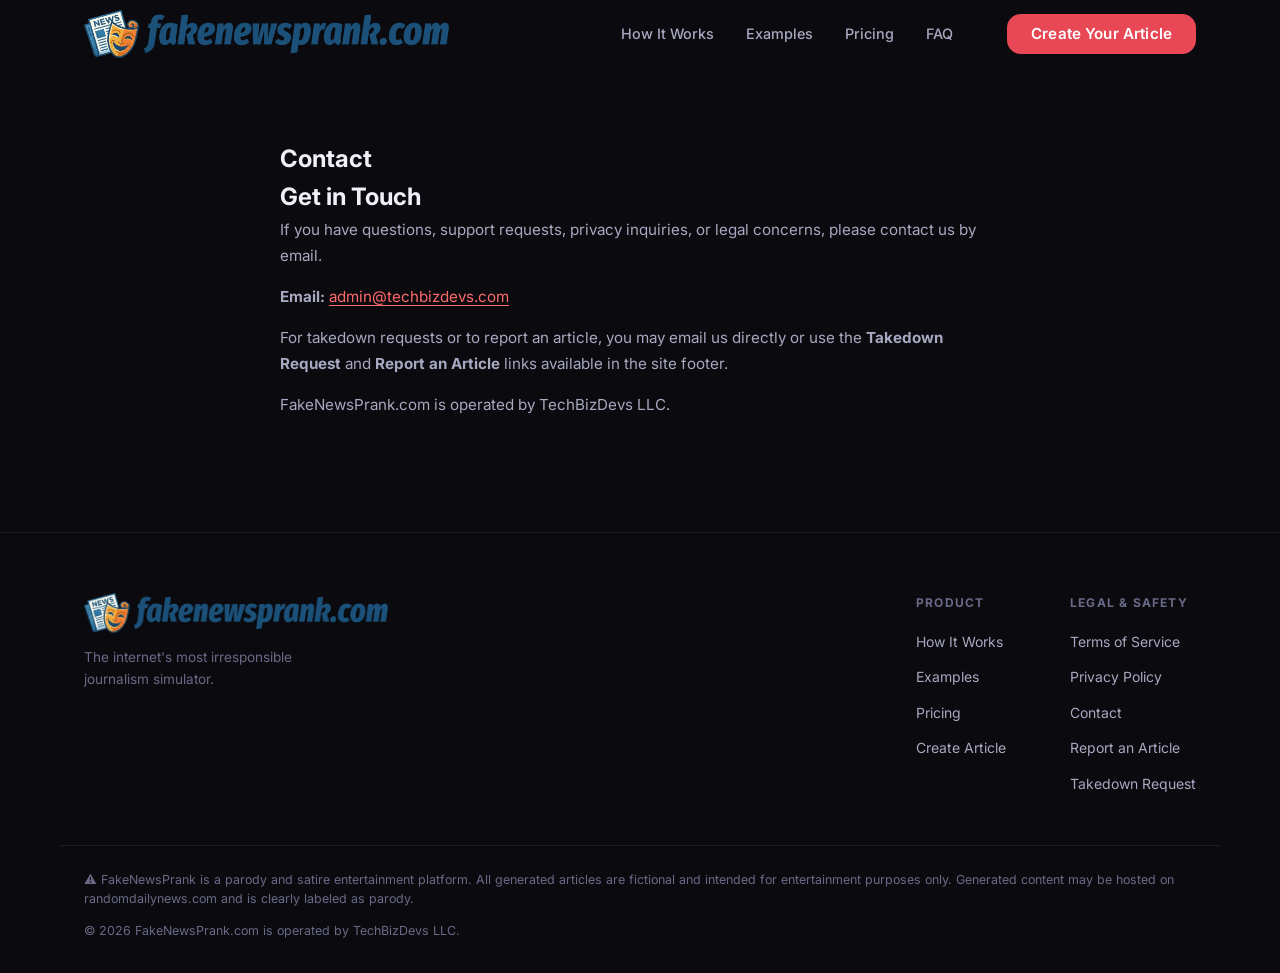
<file: contact.html>
<!DOCTYPE html>
<html lang="en">
<head>
  <meta charset="UTF-8" />
  <meta name="viewport" content="width=device-width, initial-scale=1.0" />
  <title>Contact — FakeNewsPrank</title>
  <meta name="description" content="Contact FakeNewsPrank. Get in touch for support, takedown requests, or general inquiries." />
  <link rel="icon" href="assets/logo.ico" type="image/x-icon" />
  <link rel="preconnect" href="https://fonts.googleapis.com" />
  <link rel="preconnect" href="https://fonts.gstatic.com" crossorigin />
  <link href="https://fonts.googleapis.com/css2?family=Inter:wght@400;500;600;700;800;900&family=Playfair+Display:wght@700;900&display=swap" rel="stylesheet" />
  <link rel="stylesheet" href="css/style.css" />
</head>
<body>

  <div id="site-header"></div>

  <main>
    <section class="section legal-page">
      <div class="container">
        <div class="legal-content">
          <h1>Contact</h1>
          <h2>Get in Touch</h2>

          <div class="legal-body">
            <p>If you have questions, support requests, privacy inquiries, or legal concerns, please contact us by email.</p>

            <p><strong>Email:</strong> <a href="mailto:admin@techbizdevs.com">admin@techbizdevs.com</a></p>

            <p>
              For takedown requests or to report an article, you may email us directly or use the
              <strong>Takedown Request</strong> and <strong>Report an Article</strong> links available in the site footer.
            </p>

            <p>
              FakeNewsPrank.com is operated by TechBizDevs LLC.
            </p>
          </div>
        </div>
      </div>
    </section>
  </main>

  <div id="site-footer"></div>

  <script src="js/components.js"></script>
  <script src="js/script.js"></script>
</body>
</html>
</file>
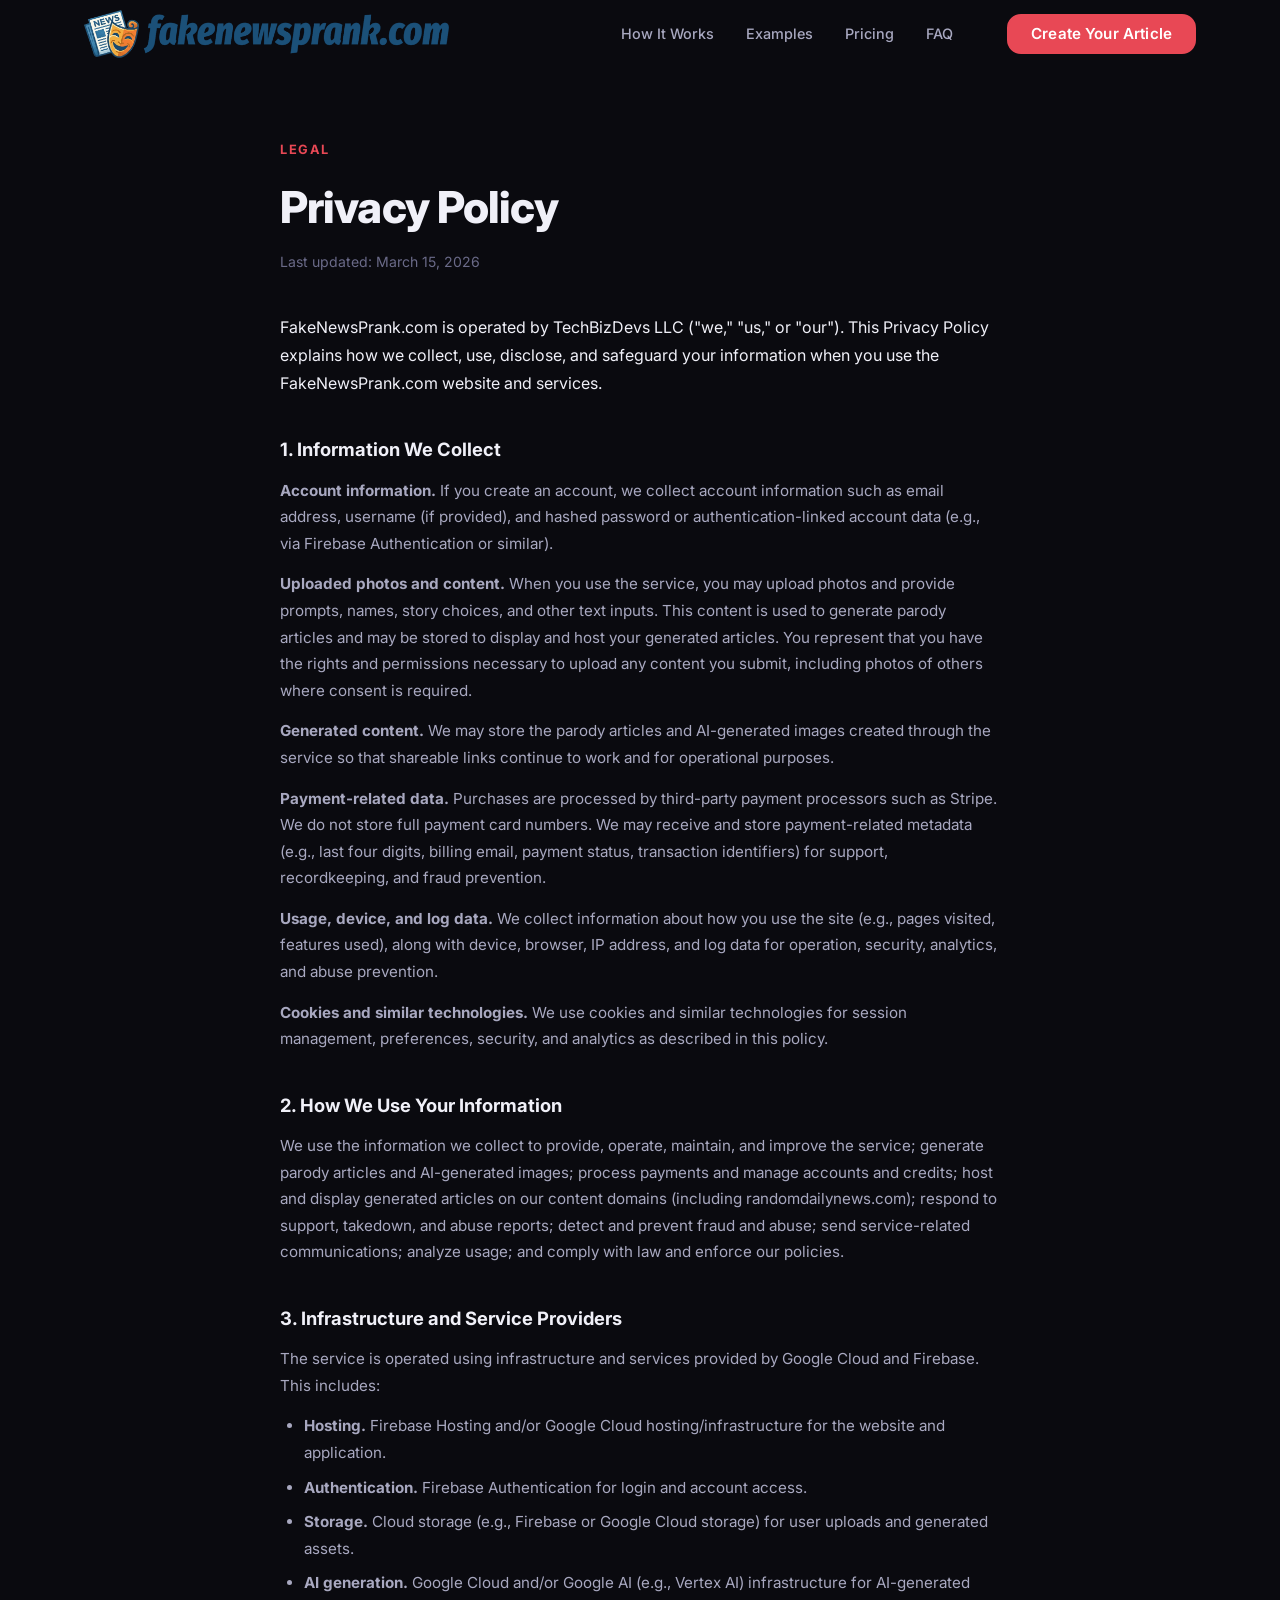
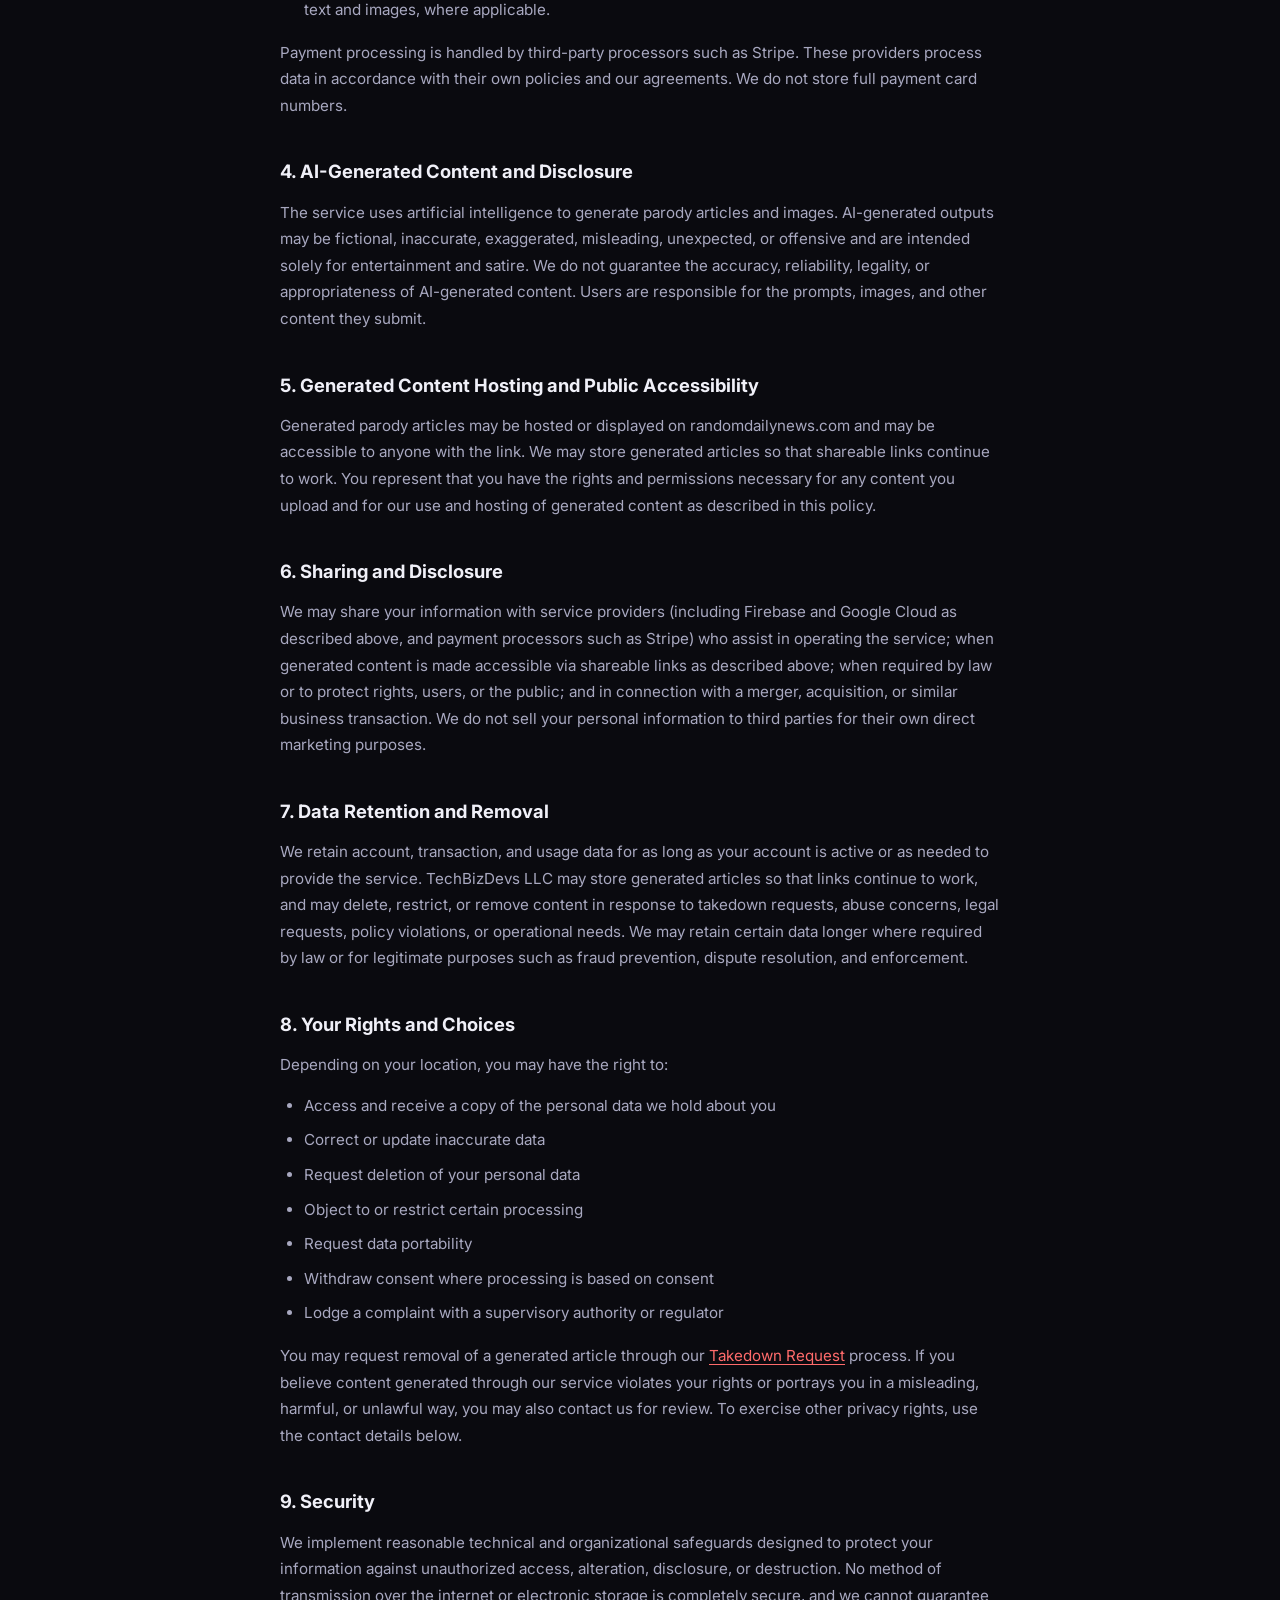
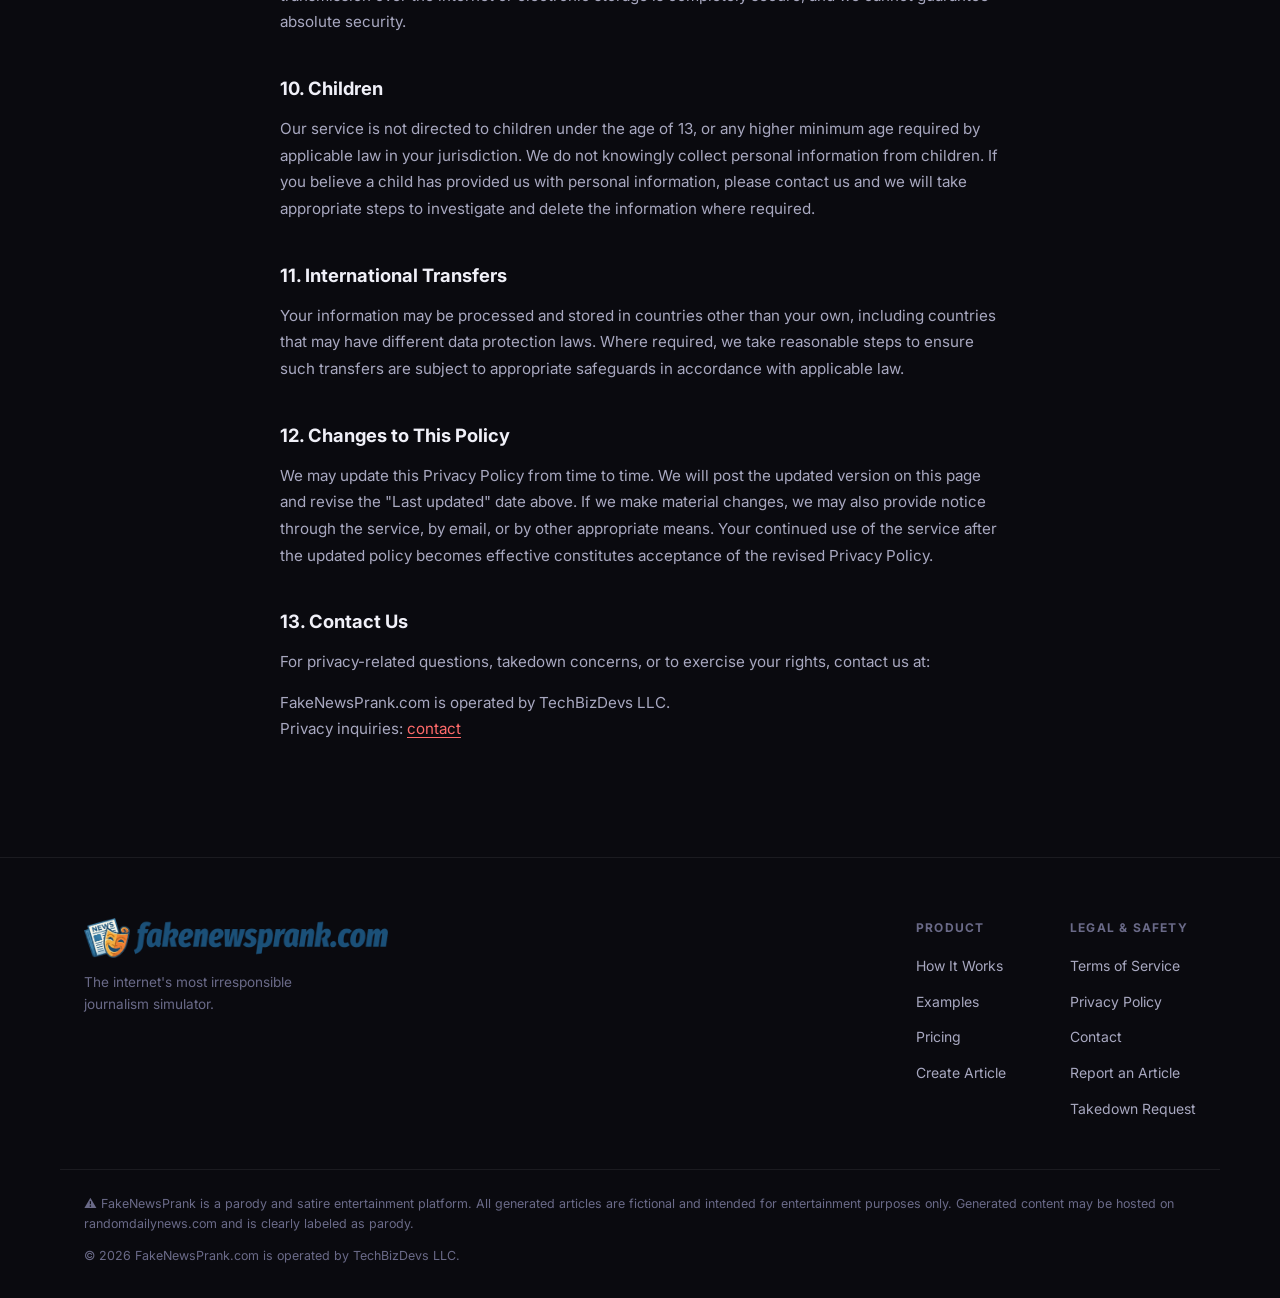
<file: privacy.html>
<!DOCTYPE html>
<html lang="en">
<head>
  <meta charset="UTF-8" />
  <meta name="viewport" content="width=device-width, initial-scale=1.0" />
  <title>Privacy Policy — FakeNewsPrank</title>
  <meta name="description" content="Privacy Policy for FakeNewsPrank. How we collect, use, and protect your information." />
  <link rel="icon" href="assets/logo.ico" type="image/x-icon" />
  <link rel="preconnect" href="https://fonts.googleapis.com" />
  <link rel="preconnect" href="https://fonts.gstatic.com" crossorigin />
  <link href="https://fonts.googleapis.com/css2?family=Inter:wght@400;500;600;700;800;900&family=Playfair+Display:wght@700;900&display=swap" rel="stylesheet" />
  <link rel="stylesheet" href="css/style.css" />
</head>
<body>

  <div id="site-header"></div>

  <main>
    <section class="section legal-page">
      <div class="container">
        <div class="legal-content">
          <p class="section-label">Legal</p>
          <h1 class="legal-title">Privacy Policy</h1>
          <p class="legal-updated">Last updated: March 15, 2026</p>

          <div class="legal-body">
            <p class="legal-intro">
              FakeNewsPrank.com is operated by TechBizDevs LLC ("we," "us," or "our"). This Privacy Policy explains how we collect, use, disclose, and safeguard your information when you use the FakeNewsPrank.com website and services.
            </p>

            <h2>1. Information We Collect</h2>
            <p><strong>Account information.</strong> If you create an account, we collect account information such as email address, username (if provided), and hashed password or authentication-linked account data (e.g., via Firebase Authentication or similar).</p>
            <p><strong>Uploaded photos and content.</strong> When you use the service, you may upload photos and provide prompts, names, story choices, and other text inputs. This content is used to generate parody articles and may be stored to display and host your generated articles. You represent that you have the rights and permissions necessary to upload any content you submit, including photos of others where consent is required.</p>
            <p><strong>Generated content.</strong> We may store the parody articles and AI-generated images created through the service so that shareable links continue to work and for operational purposes.</p>
            <p><strong>Payment-related data.</strong> Purchases are processed by third-party payment processors such as Stripe. We do not store full payment card numbers. We may receive and store payment-related metadata (e.g., last four digits, billing email, payment status, transaction identifiers) for support, recordkeeping, and fraud prevention.</p>
            <p><strong>Usage, device, and log data.</strong> We collect information about how you use the site (e.g., pages visited, features used), along with device, browser, IP address, and log data for operation, security, analytics, and abuse prevention.</p>
            <p><strong>Cookies and similar technologies.</strong> We use cookies and similar technologies for session management, preferences, security, and analytics as described in this policy.</p>

            <h2>2. How We Use Your Information</h2>
            <p>We use the information we collect to provide, operate, maintain, and improve the service; generate parody articles and AI-generated images; process payments and manage accounts and credits; host and display generated articles on our content domains (including randomdailynews.com); respond to support, takedown, and abuse reports; detect and prevent fraud and abuse; send service-related communications; analyze usage; and comply with law and enforce our policies.</p>

            <h2>3. Infrastructure and Service Providers</h2>
            <p>The service is operated using infrastructure and services provided by Google Cloud and Firebase. This includes:</p>
            <ul>
              <li><strong>Hosting.</strong> Firebase Hosting and/or Google Cloud hosting/infrastructure for the website and application.</li>
              <li><strong>Authentication.</strong> Firebase Authentication for login and account access.</li>
              <li><strong>Storage.</strong> Cloud storage (e.g., Firebase or Google Cloud storage) for user uploads and generated assets.</li>
              <li><strong>AI generation.</strong> Google Cloud and/or Google AI (e.g., Vertex AI) infrastructure for AI-generated text and images, where applicable.</li>
            </ul>
            <p>Payment processing is handled by third-party processors such as Stripe. These providers process data in accordance with their own policies and our agreements. We do not store full payment card numbers.</p>

            <h2>4. AI-Generated Content and Disclosure</h2>
            <p>The service uses artificial intelligence to generate parody articles and images. AI-generated outputs may be fictional, inaccurate, exaggerated, misleading, unexpected, or offensive and are intended solely for entertainment and satire. We do not guarantee the accuracy, reliability, legality, or appropriateness of AI-generated content. Users are responsible for the prompts, images, and other content they submit.</p>

            <h2>5. Generated Content Hosting and Public Accessibility</h2>
            <p>Generated parody articles may be hosted or displayed on randomdailynews.com and may be accessible to anyone with the link. We may store generated articles so that shareable links continue to work. You represent that you have the rights and permissions necessary for any content you upload and for our use and hosting of generated content as described in this policy.</p>

            <h2>6. Sharing and Disclosure</h2>
            <p>We may share your information with service providers (including Firebase and Google Cloud as described above, and payment processors such as Stripe) who assist in operating the service; when generated content is made accessible via shareable links as described above; when required by law or to protect rights, users, or the public; and in connection with a merger, acquisition, or similar business transaction. We do not sell your personal information to third parties for their own direct marketing purposes.</p>

            <h2>7. Data Retention and Removal</h2>
            <p>We retain account, transaction, and usage data for as long as your account is active or as needed to provide the service. TechBizDevs LLC may store generated articles so that links continue to work, and may delete, restrict, or remove content in response to takedown requests, abuse concerns, legal requests, policy violations, or operational needs. We may retain certain data longer where required by law or for legitimate purposes such as fraud prevention, dispute resolution, and enforcement.</p>

            <h2>8. Your Rights and Choices</h2>
            <p>Depending on your location, you may have the right to:</p>
            <ul>
              <li>Access and receive a copy of the personal data we hold about you</li>
              <li>Correct or update inaccurate data</li>
              <li>Request deletion of your personal data</li>
              <li>Object to or restrict certain processing</li>
              <li>Request data portability</li>
              <li>Withdraw consent where processing is based on consent</li>
              <li>Lodge a complaint with a supervisory authority or regulator</li>
            </ul>
            <p>You may request removal of a generated article through our <a href="contact.html">Takedown Request</a> process. If you believe content generated through our service violates your rights or portrays you in a misleading, harmful, or unlawful way, you may also contact us for review. To exercise other privacy rights, use the contact details below.</p>

            <h2>9. Security</h2>
            <p>We implement reasonable technical and organizational safeguards designed to protect your information against unauthorized access, alteration, disclosure, or destruction. No method of transmission over the internet or electronic storage is completely secure, and we cannot guarantee absolute security.</p>

            <h2>10. Children</h2>
            <p>Our service is not directed to children under the age of 13, or any higher minimum age required by applicable law in your jurisdiction. We do not knowingly collect personal information from children. If you believe a child has provided us with personal information, please contact us and we will take appropriate steps to investigate and delete the information where required.</p>

            <h2>11. International Transfers</h2>
            <p>Your information may be processed and stored in countries other than your own, including countries that may have different data protection laws. Where required, we take reasonable steps to ensure such transfers are subject to appropriate safeguards in accordance with applicable law.</p>

            <h2>12. Changes to This Policy</h2>
            <p>We may update this Privacy Policy from time to time. We will post the updated version on this page and revise the &quot;Last updated&quot; date above. If we make material changes, we may also provide notice through the service, by email, or by other appropriate means. Your continued use of the service after the updated policy becomes effective constitutes acceptance of the revised Privacy Policy.</p>

            <h2>13. Contact Us</h2>
            <p>For privacy-related questions, takedown concerns, or to exercise your rights, contact us at:</p>
            <p>
              FakeNewsPrank.com is operated by TechBizDevs LLC.<br />
              Privacy inquiries: <a href="contact.html">contact</a>
            </p>
          </div>
        </div>
      </div>
    </section>
  </main>

  <div id="site-footer"></div>

  <script src="js/components.js"></script>
  <script src="js/script.js"></script>
</body>
</html>
</file>
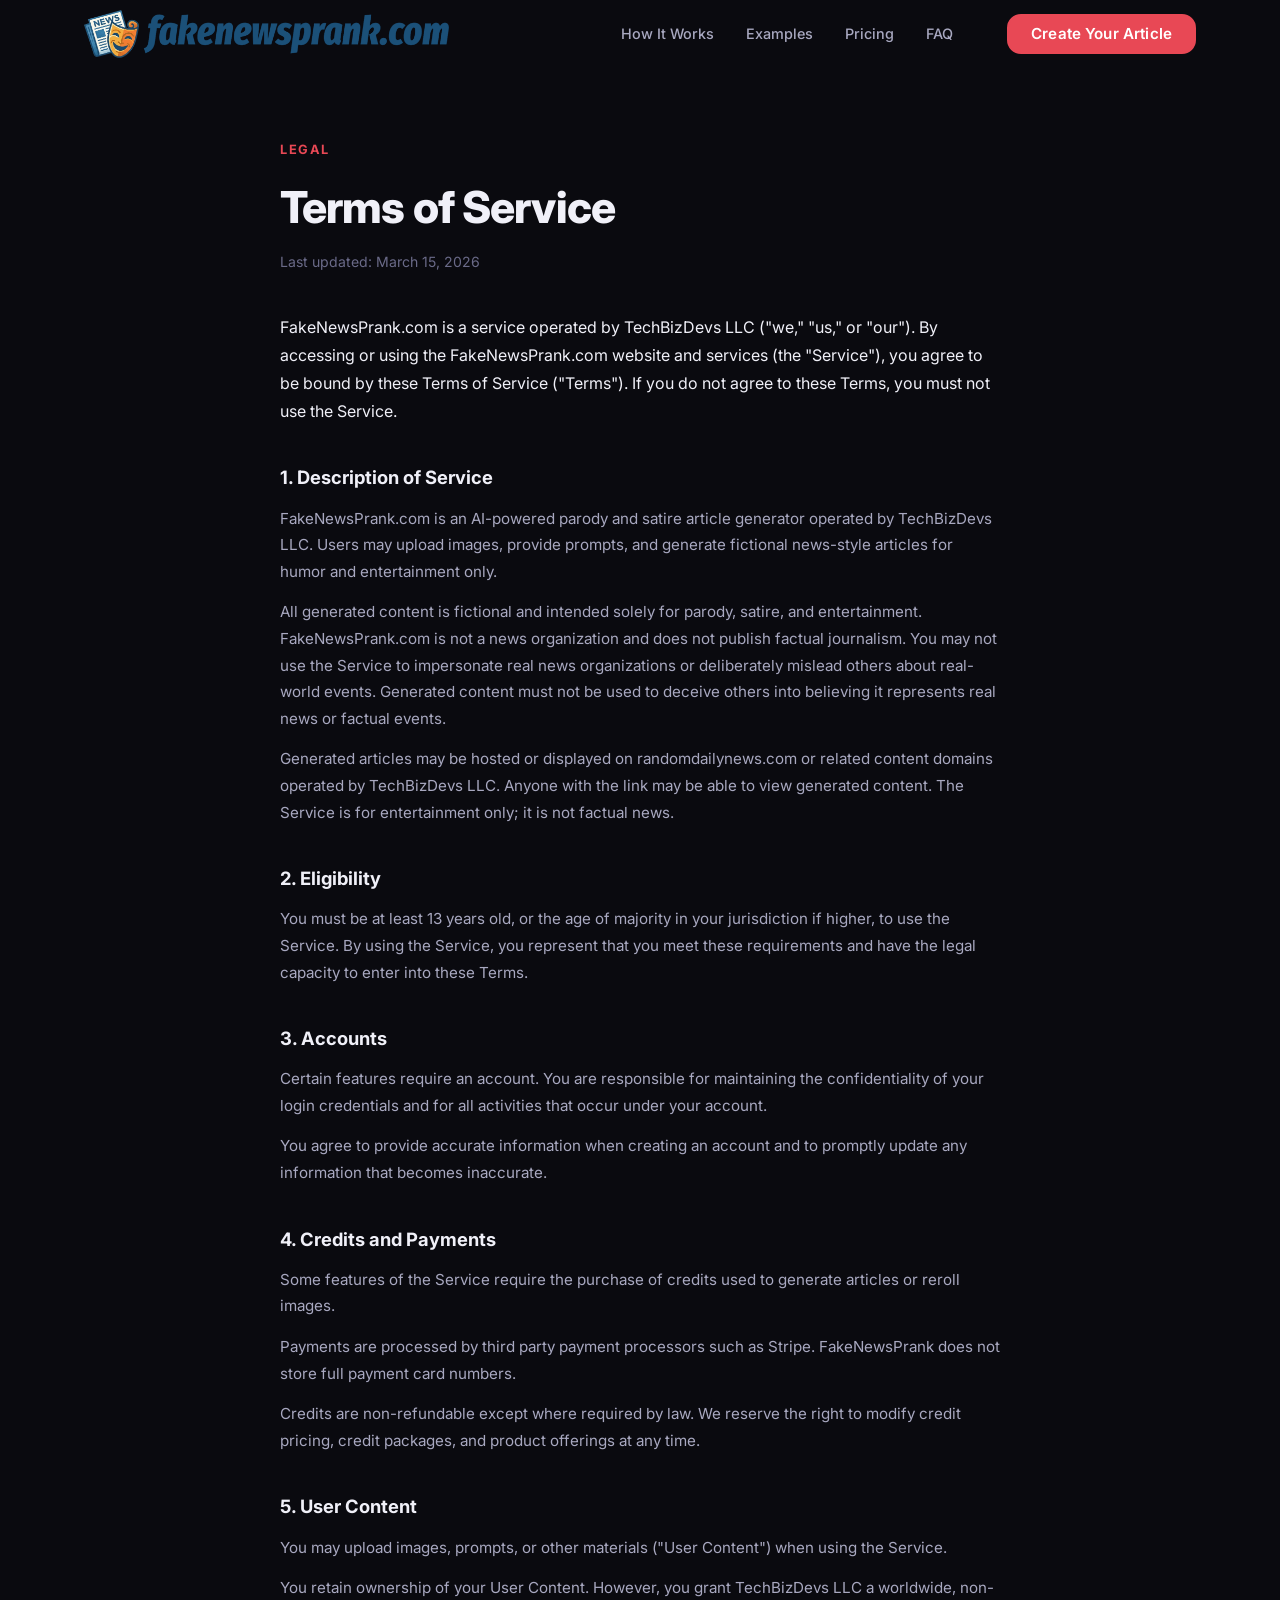
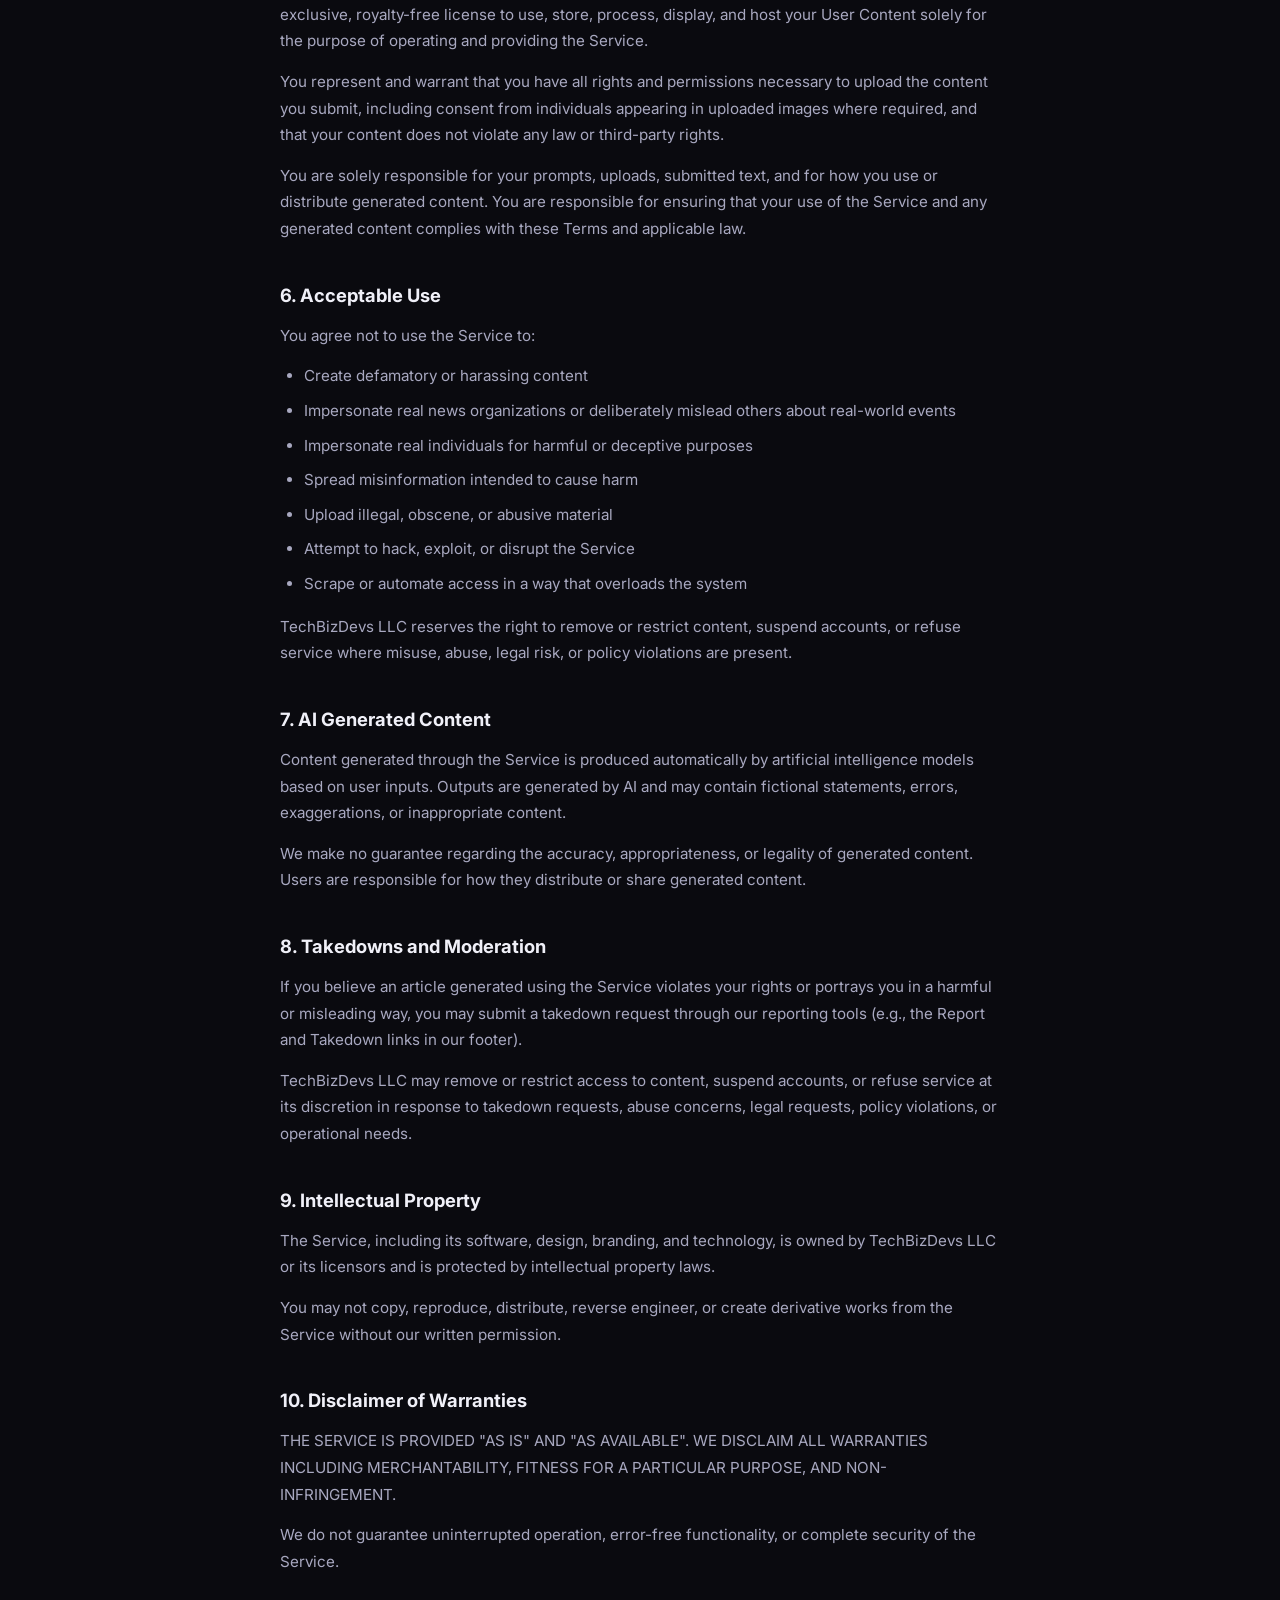
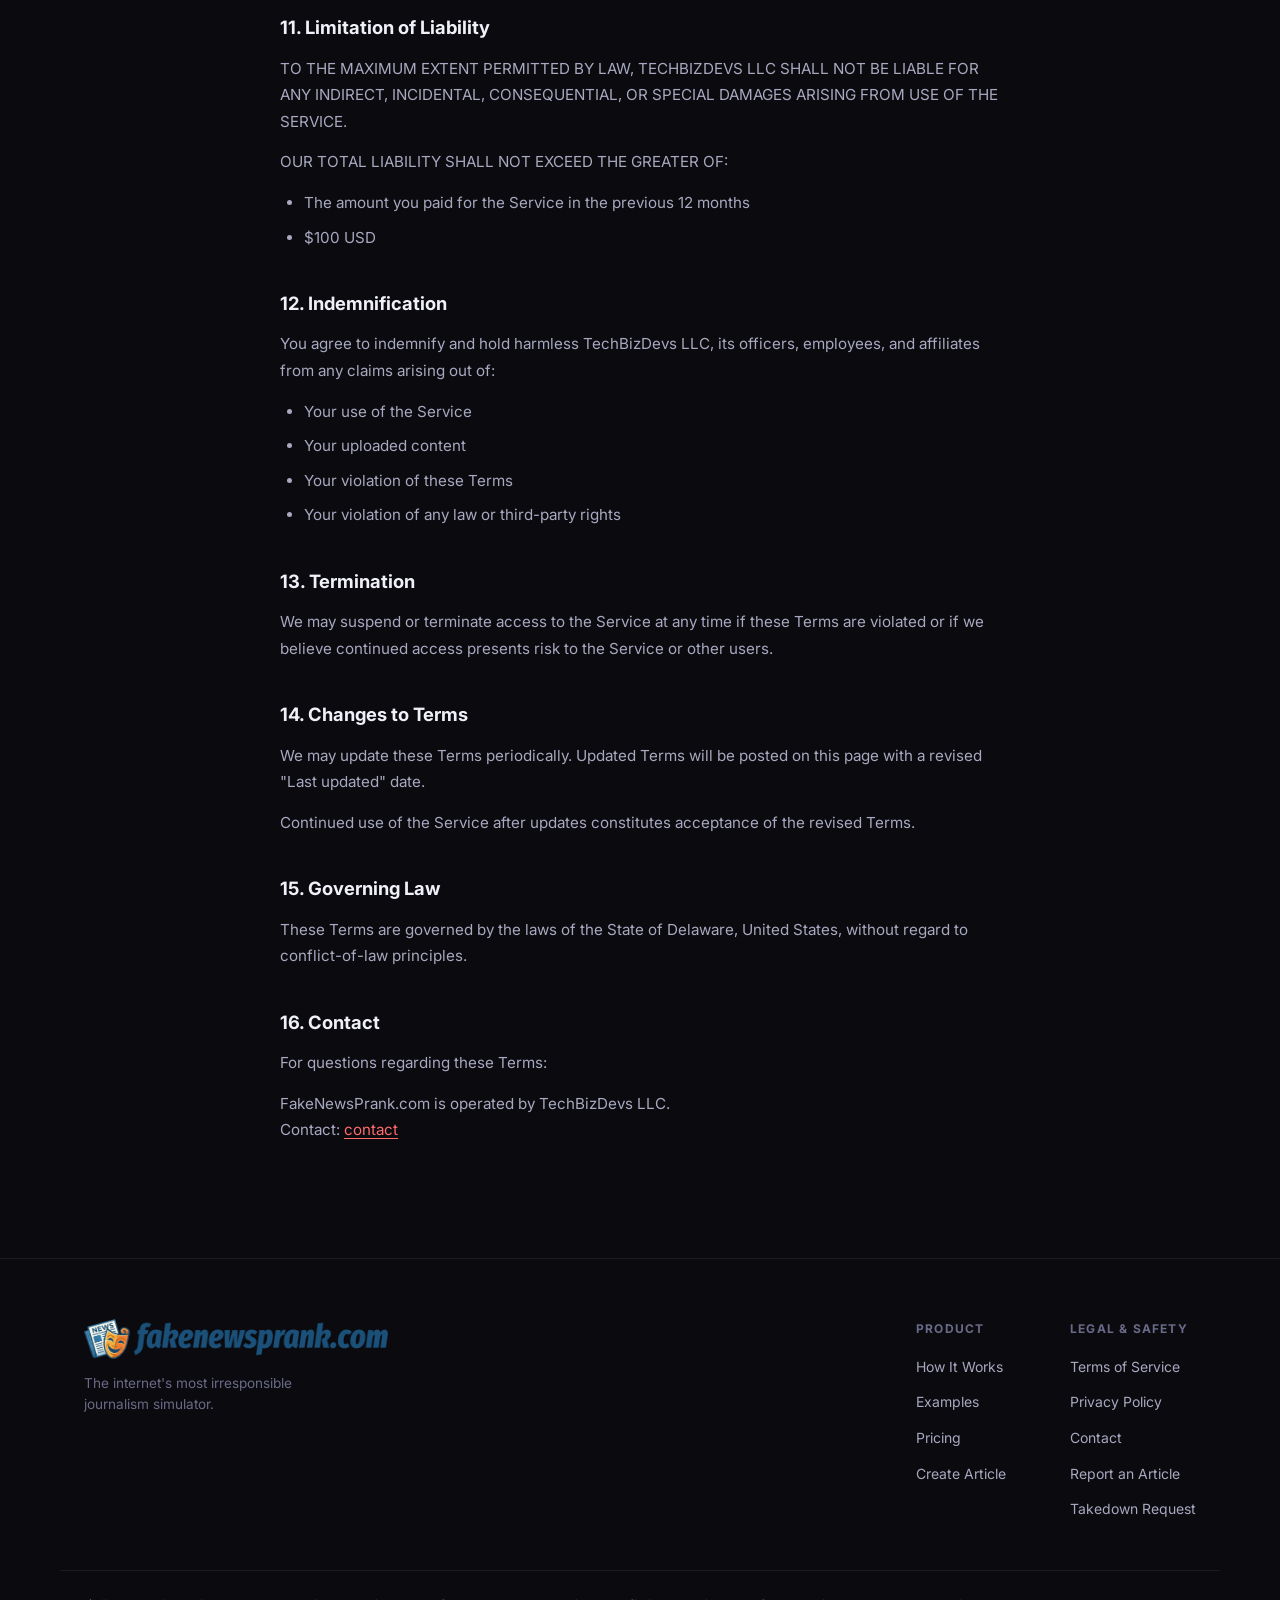
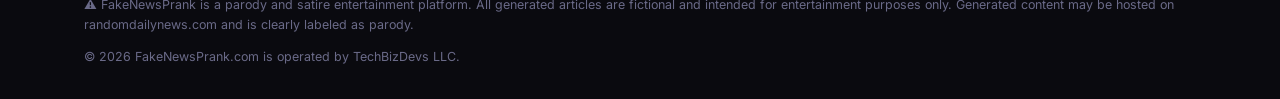
<file: terms.html>
<!DOCTYPE html>
<html lang="en">
<head>
  <meta charset="UTF-8" />
  <meta name="viewport" content="width=device-width, initial-scale=1.0" />
  <title>Terms of Service — FakeNewsPrank</title>
  <meta name="description" content="Terms of Service for FakeNewsPrank. Rules and conditions for using our parody article generator." />
  <link rel="icon" href="assets/logo.ico" type="image/x-icon" />
  <link rel="preconnect" href="https://fonts.googleapis.com" />
  <link rel="preconnect" href="https://fonts.gstatic.com" crossorigin />
  <link href="https://fonts.googleapis.com/css2?family=Inter:wght@400;500;600;700;800;900&family=Playfair+Display:wght@700;900&display=swap" rel="stylesheet" />
  <link rel="stylesheet" href="css/style.css" />
</head>
<body>

  <div id="site-header"></div>

  <main>
<section class="section legal-page">
<div class="container">
<div class="legal-content">

<p class="section-label">Legal</p>
<h1 class="legal-title">Terms of Service</h1>
<p class="legal-updated">Last updated: March 15, 2026</p>

<div class="legal-body">

<p class="legal-intro">
FakeNewsPrank.com is a service operated by TechBizDevs LLC ("we," "us," or "our"). By accessing or using the FakeNewsPrank.com website and services (the "Service"), you agree to be bound by these Terms of Service ("Terms"). If you do not agree to these Terms, you must not use the Service.
</p>

<h2>1. Description of Service</h2>

<p>
FakeNewsPrank.com is an AI-powered parody and satire article generator operated by TechBizDevs LLC. Users may upload images, provide prompts, and generate fictional news-style articles for humor and entertainment only.
</p>

<p>
All generated content is fictional and intended solely for parody, satire, and entertainment. FakeNewsPrank.com is not a news organization and does not publish factual journalism. You may not use the Service to impersonate real news organizations or deliberately mislead others about real-world events. Generated content must not be used to deceive others into believing it represents real news or factual events.
</p>

<p>
Generated articles may be hosted or displayed on randomdailynews.com or related content domains operated by TechBizDevs LLC. Anyone with the link may be able to view generated content. The Service is for entertainment only; it is not factual news.
</p>

<h2>2. Eligibility</h2>

<p>
You must be at least 13 years old, or the age of majority in your jurisdiction if higher, to use the Service. By using the Service, you represent that you meet these requirements and have the legal capacity to enter into these Terms.
</p>

<h2>3. Accounts</h2>

<p>
Certain features require an account. You are responsible for maintaining the confidentiality of your login credentials and for all activities that occur under your account.
</p>

<p>
You agree to provide accurate information when creating an account and to promptly update any information that becomes inaccurate.
</p>

<h2>4. Credits and Payments</h2>

<p>
Some features of the Service require the purchase of credits used to generate articles or reroll images.
</p>

<p>
Payments are processed by third party payment processors such as Stripe. FakeNewsPrank does not store full payment card numbers.
</p>

<p>
Credits are non-refundable except where required by law. We reserve the right to modify credit pricing, credit packages, and product offerings at any time.
</p>

<h2>5. User Content</h2>

<p>
You may upload images, prompts, or other materials ("User Content") when using the Service.
</p>

<p>
You retain ownership of your User Content. However, you grant TechBizDevs LLC a worldwide, non-exclusive, royalty-free license to use, store, process, display, and host your User Content solely for the purpose of operating and providing the Service.
</p>

<p>
You represent and warrant that you have all rights and permissions necessary to upload the content you submit, including consent from individuals appearing in uploaded images where required, and that your content does not violate any law or third-party rights.
</p>

<p>
You are solely responsible for your prompts, uploads, submitted text, and for how you use or distribute generated content. You are responsible for ensuring that your use of the Service and any generated content complies with these Terms and applicable law.
</p>

<h2>6. Acceptable Use</h2>

<p>You agree not to use the Service to:</p>

<ul>
<li>Create defamatory or harassing content</li>
<li>Impersonate real news organizations or deliberately mislead others about real-world events</li>
<li>Impersonate real individuals for harmful or deceptive purposes</li>
<li>Spread misinformation intended to cause harm</li>
<li>Upload illegal, obscene, or abusive material</li>
<li>Attempt to hack, exploit, or disrupt the Service</li>
<li>Scrape or automate access in a way that overloads the system</li>
</ul>

<p>
TechBizDevs LLC reserves the right to remove or restrict content, suspend accounts, or refuse service where misuse, abuse, legal risk, or policy violations are present.
</p>

<h2>7. AI Generated Content</h2>

<p>
Content generated through the Service is produced automatically by artificial intelligence models based on user inputs. Outputs are generated by AI and may contain fictional statements, errors, exaggerations, or inappropriate content.
</p>

<p>
We make no guarantee regarding the accuracy, appropriateness, or legality of generated content. Users are responsible for how they distribute or share generated content.
</p>

<h2>8. Takedowns and Moderation</h2>

<p>
If you believe an article generated using the Service violates your rights or portrays you in a harmful or misleading way, you may submit a takedown request through our reporting tools (e.g., the Report and Takedown links in our footer).
</p>

<p>
TechBizDevs LLC may remove or restrict access to content, suspend accounts, or refuse service at its discretion in response to takedown requests, abuse concerns, legal requests, policy violations, or operational needs.
</p>

<h2>9. Intellectual Property</h2>

<p>
The Service, including its software, design, branding, and technology, is owned by TechBizDevs LLC or its licensors and is protected by intellectual property laws.
</p>

<p>
You may not copy, reproduce, distribute, reverse engineer, or create derivative works from the Service without our written permission.
</p>

<h2>10. Disclaimer of Warranties</h2>

<p>
THE SERVICE IS PROVIDED "AS IS" AND "AS AVAILABLE".  
WE DISCLAIM ALL WARRANTIES INCLUDING MERCHANTABILITY, FITNESS FOR A PARTICULAR PURPOSE, AND NON-INFRINGEMENT.
</p>

<p>
We do not guarantee uninterrupted operation, error-free functionality, or complete security of the Service.
</p>

<h2>11. Limitation of Liability</h2>

<p>
TO THE MAXIMUM EXTENT PERMITTED BY LAW, TECHBIZDEVS LLC SHALL NOT BE LIABLE FOR ANY INDIRECT, INCIDENTAL, CONSEQUENTIAL, OR SPECIAL DAMAGES ARISING FROM USE OF THE SERVICE.
</p>

<p>
OUR TOTAL LIABILITY SHALL NOT EXCEED THE GREATER OF:
</p>

<ul>
<li>The amount you paid for the Service in the previous 12 months</li>
<li>$100 USD</li>
</ul>

<h2>12. Indemnification</h2>

<p>
You agree to indemnify and hold harmless TechBizDevs LLC, its officers, employees, and affiliates from any claims arising out of:
</p>

<ul>
<li>Your use of the Service</li>
<li>Your uploaded content</li>
<li>Your violation of these Terms</li>
<li>Your violation of any law or third-party rights</li>
</ul>

<h2>13. Termination</h2>

<p>
We may suspend or terminate access to the Service at any time if these Terms are violated or if we believe continued access presents risk to the Service or other users.
</p>

<h2>14. Changes to Terms</h2>

<p>
We may update these Terms periodically. Updated Terms will be posted on this page with a revised "Last updated" date.
</p>

<p>
Continued use of the Service after updates constitutes acceptance of the revised Terms.
</p>

<h2>15. Governing Law</h2>

<p>
These Terms are governed by the laws of the State of Delaware, United States, without regard to conflict-of-law principles.
</p>

<h2>16. Contact</h2>

<p>
For questions regarding these Terms:
</p>

<p>
FakeNewsPrank.com is operated by TechBizDevs LLC.<br>
Contact: <a href="contact.html">contact</a>
</p>

</div>
</div>
</div>
</section>
  </main>

  <div id="site-footer"></div>

  <script src="js/components.js"></script>
  <script src="js/script.js"></script>
</body>
</html>
</file>
<file: css/style.css>
/* =========================================================
   FakeNewsPrank — Landing Page Styles
   ========================================================= */

/* ── Reset & Base ─────────────────────────────────────── */
*, *::before, *::after {
  box-sizing: border-box;
  margin: 0;
  padding: 0;
}

:root {
  --bg:          #0a0a0f;
  --bg-1:        #111118;
  --bg-2:        #16161f;
  --bg-card:     #1a1a26;
  --bg-card-2:   #1f1f2e;
  --border:      rgba(255,255,255,0.07);
  --border-h:    rgba(255,255,255,0.14);

  --accent:      #e84855;
  --accent-2:    #ff6b6b;
  --accent-glow: rgba(232,72,85,0.25);
  --gold:        #f5c842;
  --purple:      #7c6aff;

  --text-1:      #f0f0f8;
  --text-2:      #a8a8c0;
  --text-3:      #6a6a88;

  --radius-sm:   8px;
  --radius-md:   14px;
  --radius-lg:   20px;
  --radius-xl:   28px;

  --font-sans:   'Inter', system-ui, -apple-system, sans-serif;
  --font-serif:  'Playfair Display', Georgia, serif;

  --transition:  0.2s ease;
  --transition-slow: 0.4s ease;

  --shadow-card: 0 4px 24px rgba(0,0,0,0.4);
  --shadow-lg:   0 8px 48px rgba(0,0,0,0.5);
}

html {
  scroll-behavior: smooth;
  font-size: 16px;
}

body {
  font-family: var(--font-sans);
  background: var(--bg);
  color: var(--text-1);
  line-height: 1.6;
  -webkit-font-smoothing: antialiased;
  overflow-x: hidden;
}

a {
  color: inherit;
  text-decoration: none;
}

ul {
  list-style: none;
}

img {
  max-width: 100%;
  display: block;
}

/* ── Container ─────────────────────────────────────────── */
.container {
  width: 100%;
  max-width: 1160px;
  margin: 0 auto;
  padding: 0 24px;
}

/* ── Buttons ───────────────────────────────────────────── */
.btn {
  display: inline-flex;
  align-items: center;
  justify-content: center;
  gap: 8px;
  font-family: var(--font-sans);
  font-weight: 600;
  font-size: 0.95rem;
  letter-spacing: 0.01em;
  border-radius: var(--radius-md);
  border: 2px solid transparent;
  cursor: pointer;
  transition: all var(--transition);
  text-decoration: none;
  white-space: nowrap;
  padding: 10px 22px;
  line-height: 1;
}

.btn-primary {
  background: var(--accent);
  color: #fff;
  border-color: var(--accent);
  box-shadow: 0 0 0 0 var(--accent-glow);
}
.btn-primary:hover {
  background: var(--accent-2);
  border-color: var(--accent-2);
  box-shadow: 0 0 24px var(--accent-glow);
  transform: translateY(-2px);
}

.btn-ghost {
  background: transparent;
  color: var(--text-1);
  border-color: var(--border-h);
}
.btn-ghost:hover {
  border-color: var(--text-2);
  background: rgba(255,255,255,0.05);
  transform: translateY(-2px);
}

.btn-outline {
  background: transparent;
  color: var(--text-1);
  border-color: var(--border-h);
}
.btn-outline:hover {
  border-color: var(--accent);
  color: var(--accent);
  background: rgba(232,72,85,0.08);
  transform: translateY(-2px);
}

.btn-lg {
  padding: 14px 30px;
  font-size: 1rem;
}

.btn-xl {
  padding: 18px 40px;
  font-size: 1.1rem;
  border-radius: var(--radius-lg);
}

/* ── Section Shared ────────────────────────────────────── */
.section {
  padding: 100px 0;
}

.section-header {
  text-align: center;
  margin-bottom: 64px;
}

.section-label {
  font-size: 0.8rem;
  font-weight: 700;
  letter-spacing: 0.12em;
  text-transform: uppercase;
  color: var(--accent);
  margin-bottom: 12px;
}

.section-title {
  font-size: clamp(2rem, 4vw, 3rem);
  font-weight: 800;
  line-height: 1.1;
  margin-bottom: 16px;
  color: var(--text-1);
}

.section-desc {
  font-size: 1.1rem;
  color: var(--text-2);
  max-width: 560px;
  margin: 0 auto;
}

/* ── Reveal Animation ──────────────────────────────────── */
.reveal {
  opacity: 0;
  transform: translateY(32px);
  transition: opacity 0.6s ease, transform 0.6s ease;
}
.reveal.visible {
  opacity: 1;
  transform: translateY(0);
}
.reveal-delay-1 { transition-delay: 0.1s; }
.reveal-delay-2 { transition-delay: 0.2s; }
.reveal-delay-3 { transition-delay: 0.3s; }

/* =========================================================
   NAVIGATION
   ========================================================= */
.nav-header {
  position: fixed;
  top: 0;
  left: 0;
  right: 0;
  z-index: 100;
  padding: 0;
  border-bottom: 1px solid transparent;
  transition: background var(--transition-slow), border-color var(--transition-slow), box-shadow var(--transition-slow);
}

.nav-header.scrolled {
  background: rgba(10,10,15,0.92);
  border-color: var(--border);
  box-shadow: 0 4px 32px rgba(0,0,0,0.4);
  backdrop-filter: blur(12px);
  -webkit-backdrop-filter: blur(12px);
}

.nav-inner {
  display: flex;
  align-items: center;
  gap: 32px;
  height: 68px;
}

.nav-logo {
  display: flex;
  align-items: center;
  gap: 8px;
  font-weight: 800;
  font-size: 1.15rem;
  color: var(--text-1);
  text-decoration: none;
  flex-shrink: 0;
  letter-spacing: -0.01em;
}

.logo-img {
  height: 48px;
  width: auto;
  display: block;
  object-fit: contain;
}

.logo-icon {
  font-size: 1.3rem;
  line-height: 1;
}

.logo-text {
  background: linear-gradient(135deg, #fff 0%, var(--accent-2) 100%);
  -webkit-background-clip: text;
  -webkit-text-fill-color: transparent;
  background-clip: text;
}

.nav-links {
  display: flex;
  align-items: center;
  gap: 4px;
  margin-left: auto;
}

.nav-link {
  font-size: 0.9rem;
  font-weight: 500;
  color: var(--text-2);
  padding: 8px 14px;
  border-radius: var(--radius-sm);
  transition: color var(--transition), background var(--transition);
}
.nav-link:hover {
  color: var(--text-1);
  background: rgba(255,255,255,0.05);
}

.nav-cta {
  margin-left: 8px;
  flex-shrink: 0;
}

.hamburger {
  display: none;
  flex-direction: column;
  justify-content: center;
  gap: 5px;
  width: 36px;
  height: 36px;
  padding: 6px;
  background: none;
  border: 1px solid var(--border-h);
  border-radius: var(--radius-sm);
  cursor: pointer;
  margin-left: auto;
}
.hamburger span {
  display: block;
  height: 2px;
  background: var(--text-1);
  border-radius: 2px;
  transition: all 0.25s ease;
}
.hamburger.open span:nth-child(1) { transform: translateY(7px) rotate(45deg); }
.hamburger.open span:nth-child(2) { opacity: 0; }
.hamburger.open span:nth-child(3) { transform: translateY(-7px) rotate(-45deg); }

/* =========================================================
   HERO
   ========================================================= */
.hero {
  position: relative;
  padding: 160px 0 120px;
  overflow: hidden;
  min-height: 100vh;
  display: flex;
  align-items: center;
}

.hero-inner {
  display: grid;
  grid-template-columns: 1fr 1fr;
  gap: 80px;
  align-items: center;
  position: relative;
  z-index: 1;
}

.hero-badge {
  display: inline-flex;
  align-items: center;
  gap: 8px;
  background: rgba(232,72,85,0.12);
  border: 1px solid rgba(232,72,85,0.3);
  color: var(--accent-2);
  font-size: 0.8rem;
  font-weight: 700;
  letter-spacing: 0.08em;
  text-transform: uppercase;
  padding: 6px 14px;
  border-radius: 100px;
  margin-bottom: 24px;
}

.hero-headline {
  font-size: clamp(2.6rem, 5vw, 4rem);
  font-weight: 900;
  line-height: 1.08;
  letter-spacing: -0.03em;
  margin-bottom: 24px;
  color: var(--text-1);
}

.headline-highlight {
  background: linear-gradient(135deg, var(--accent) 0%, var(--accent-2) 60%, var(--gold) 100%);
  -webkit-background-clip: text;
  -webkit-text-fill-color: transparent;
  background-clip: text;
}

.hero-sub {
  font-size: 1.15rem;
  color: var(--text-2);
  max-width: 480px;
  margin-bottom: 36px;
  line-height: 1.7;
}

.hero-actions {
  display: flex;
  gap: 14px;
  flex-wrap: wrap;
  margin-bottom: 28px;
}

.hero-trust {
  display: flex;
  align-items: center;
  gap: 8px;
  font-size: 0.82rem;
  color: var(--text-3);
}

.trust-icon {
  width: 14px;
  height: 14px;
  color: var(--gold);
  flex-shrink: 0;
}

/* Hero Mockup */
.hero-mockup {
  position: relative;
  display: flex;
  justify-content: center;
}

.mockup-card {
  background: var(--bg-card);
  border: 1px solid var(--border);
  border-radius: var(--radius-lg);
  overflow: hidden;
  width: 100%;
  max-width: 380px;
  box-shadow: var(--shadow-lg);
  position: relative;
  z-index: 1;
  transition: transform 0.4s ease, box-shadow 0.4s ease;
}
.mockup-card:hover {
  transform: translateY(-8px) rotate(0.5deg);
  box-shadow: 0 24px 64px rgba(0,0,0,0.6), 0 0 40px var(--accent-glow);
}

.mockup-header {
  display: flex;
  align-items: center;
  justify-content: space-between;
  padding: 10px 14px;
  background: var(--bg-2);
  border-bottom: 1px solid var(--border);
}

.mockup-badge {
  font-size: 0.65rem;
  font-weight: 800;
  letter-spacing: 0.12em;
  color: var(--accent-2);
  background: rgba(232,72,85,0.12);
  border: 1px solid rgba(232,72,85,0.3);
  padding: 3px 8px;
  border-radius: 100px;
}

.mockup-cat {
  font-size: 0.75rem;
  color: var(--text-3);
  font-weight: 500;
}

.mockup-image {
  height: 180px;
  background: linear-gradient(135deg, #1e1e30 0%, #2a1a2e 100%);
  display: flex;
  align-items: center;
  justify-content: center;
  overflow: hidden;
}

.mockup-image-img {
  width: 100%;
  height: 100%;
  object-fit: cover;
  object-position: center 10%;
  display: block;
}

.mockup-image-placeholder {
  display: flex;
  flex-direction: column;
  align-items: center;
  gap: 8px;
}

.mockup-emoji {
  font-size: 2.5rem;
  opacity: 0.5;
}

.mockup-img-label {
  font-size: 0.75rem;
  color: var(--text-3);
  font-style: italic;
}

.mockup-body {
  padding: 18px;
}

.mockup-headline {
  font-family: var(--font-serif);
  font-size: 1.05rem;
  font-weight: 700;
  line-height: 1.4;
  color: var(--text-1);
  margin-bottom: 8px;
}

.mockup-teaser {
  font-size: 0.82rem;
  color: var(--text-2);
  line-height: 1.5;
  margin-bottom: 12px;
}

.mockup-meta {
  display: flex;
  justify-content: space-between;
  align-items: center;
}

.mockup-source {
  font-size: 0.75rem;
  color: var(--text-3);
  font-weight: 500;
}

.mockup-time {
  font-size: 0.72rem;
  color: var(--text-3);
}

.mockup-disclaimer {
  padding: 8px 14px;
  background: rgba(232,72,85,0.06);
  border-top: 1px solid rgba(232,72,85,0.15);
  font-size: 0.7rem;
  color: var(--accent-2);
  font-weight: 600;
  text-align: center;
  letter-spacing: 0.04em;
}

.mockup-glow {
  position: absolute;
  top: 50%;
  left: 50%;
  transform: translate(-50%, -50%);
  width: 400px;
  height: 400px;
  background: radial-gradient(circle, var(--accent-glow) 0%, transparent 70%);
  pointer-events: none;
  z-index: 0;
}

/* Hero background grid */
.hero-bg-grid {
  position: absolute;
  inset: 0;
  background-image:
    linear-gradient(rgba(255,255,255,0.015) 1px, transparent 1px),
    linear-gradient(90deg, rgba(255,255,255,0.015) 1px, transparent 1px);
  background-size: 60px 60px;
  pointer-events: none;
  z-index: 0;
  mask-image: radial-gradient(ellipse 80% 80% at 50% 50%, black 0%, transparent 100%);
}

/* =========================================================
   HOW IT WORKS
   ========================================================= */
.how-it-works {
  background: var(--bg-1);
  border-top: 1px solid var(--border);
  border-bottom: 1px solid var(--border);
}

.steps-grid {
  display: grid;
  grid-template-columns: repeat(4, 1fr);
  gap: 24px;
}

.step-card {
  background: var(--bg-card);
  border: 1px solid var(--border);
  border-radius: var(--radius-lg);
  padding: 32px 24px;
  position: relative;
  transition: border-color var(--transition), transform var(--transition), box-shadow var(--transition);
  overflow: hidden;
}
.step-card::before {
  content: '';
  position: absolute;
  inset: 0;
  background: linear-gradient(135deg, rgba(232,72,85,0.04) 0%, transparent 60%);
  opacity: 0;
  transition: opacity var(--transition);
}
.step-card:hover {
  border-color: var(--border-h);
  transform: translateY(-4px);
  box-shadow: var(--shadow-card);
}
.step-card:hover::before {
  opacity: 1;
}

.step-number {
  font-size: 0.75rem;
  font-weight: 800;
  letter-spacing: 0.1em;
  color: var(--accent);
  margin-bottom: 16px;
  opacity: 0.7;
}

.step-icon {
  font-size: 2.2rem;
  margin-bottom: 16px;
  line-height: 1;
}

.step-title {
  font-size: 1.05rem;
  font-weight: 700;
  color: var(--text-1);
  margin-bottom: 10px;
}

.step-desc {
  font-size: 0.88rem;
  color: var(--text-2);
  line-height: 1.65;
}

/* =========================================================
   EXAMPLES
   ========================================================= */
.examples {
  background: var(--bg);
}

.examples-grid {
  display: grid;
  grid-template-columns: repeat(3, 1fr);
  gap: 24px;
  margin-bottom: 40px;
}

.example-card {
  background: var(--bg-card);
  border: 1px solid var(--border);
  border-radius: var(--radius-lg);
  overflow: hidden;
  transition: border-color var(--transition), transform var(--transition-slow), box-shadow var(--transition-slow);
  cursor: pointer;
}
.example-card:hover {
  border-color: var(--border-h);
  transform: translateY(-6px);
  box-shadow: var(--shadow-card);
}

.card-image {
  height: 150px;
  display: flex;
  align-items: center;
  justify-content: center;
  font-size: 3rem;
  position: relative;
}
.card-image-1 { background: linear-gradient(135deg, #1a1a2e 0%, #16213e 100%); }
.card-image-2 { background: linear-gradient(135deg, #1a2e1e 0%, #162116 100%); }
.card-image-3 { background: linear-gradient(135deg, #2e1a1a 0%, #3e1616 100%); }
.card-image-4 { background: linear-gradient(135deg, #2e2a1a 0%, #3e3516 100%); }
.card-image-5 { background: linear-gradient(135deg, #1a1e2e 0%, #162538 100%); }
.card-image-6 { background: linear-gradient(135deg, #2a1a2e 0%, #35163e 100%); }

.card-body {
  padding: 20px;
}

.card-badge {
  display: inline-block;
  font-size: 0.67rem;
  font-weight: 700;
  letter-spacing: 0.1em;
  text-transform: uppercase;
  padding: 3px 9px;
  border-radius: 100px;
  margin-bottom: 12px;
}
.badge-tech   { background: rgba(124,106,255,0.15); color: #a897ff; border: 1px solid rgba(124,106,255,0.3); }
.badge-health { background: rgba(72,212,85,0.12);  color: #72d455; border: 1px solid rgba(72,212,85,0.25); }
.badge-local  { background: rgba(245,200,66,0.12); color: #f5c842; border: 1px solid rgba(245,200,66,0.25); }
.badge-food   { background: rgba(255,140,72,0.12); color: #ff9c52; border: 1px solid rgba(255,140,72,0.25); }
.badge-travel { background: rgba(72,185,212,0.12); color: #52c9d4; border: 1px solid rgba(72,185,212,0.25); }

.card-headline {
  font-family: var(--font-serif);
  font-size: 1rem;
  font-weight: 700;
  line-height: 1.45;
  color: var(--text-1);
  margin-bottom: 10px;
}

.card-teaser {
  font-size: 0.82rem;
  color: var(--text-2);
  line-height: 1.55;
  margin-bottom: 14px;
}

.card-meta {
  display: flex;
  align-items: center;
  justify-content: space-between;
}

.card-satire-label {
  font-size: 0.64rem;
  font-weight: 800;
  letter-spacing: 0.1em;
  color: var(--accent);
  opacity: 0.8;
}

.card-read {
  font-size: 0.75rem;
  color: var(--text-3);
}

.examples-note {
  display: flex;
  align-items: flex-start;
  gap: 12px;
  background: var(--bg-card);
  border: 1px solid var(--border);
  border-left: 3px solid var(--accent);
  border-radius: var(--radius-md);
  padding: 18px 22px;
}

.note-icon {
  font-size: 1.2rem;
  flex-shrink: 0;
  margin-top: 1px;
}

.examples-note p {
  font-size: 0.9rem;
  color: var(--text-2);
  line-height: 1.6;
}

.examples-note strong {
  color: var(--text-1);
}

/* =========================================================
   WHY SECTION
   ========================================================= */
.why-section {
  background: var(--bg-1);
  border-top: 1px solid var(--border);
  border-bottom: 1px solid var(--border);
}

.why-grid {
  display: grid;
  grid-template-columns: repeat(3, 1fr);
  gap: 24px;
}

.why-card {
  background: var(--bg-card);
  border: 1px solid var(--border);
  border-radius: var(--radius-lg);
  padding: 28px 24px;
  transition: border-color var(--transition), transform var(--transition), box-shadow var(--transition);
}
.why-card:hover {
  border-color: var(--border-h);
  transform: translateY(-4px);
  box-shadow: var(--shadow-card);
}

.why-icon {
  font-size: 2rem;
  margin-bottom: 16px;
  line-height: 1;
}

.why-title {
  font-size: 1rem;
  font-weight: 700;
  color: var(--text-1);
  margin-bottom: 8px;
}

.why-desc {
  font-size: 0.88rem;
  color: var(--text-2);
  line-height: 1.65;
}

/* =========================================================
   PRICING
   ========================================================= */
.pricing {
  background: var(--bg);
}

.pricing-grid {
  display: grid;
  grid-template-columns: repeat(3, 1fr);
  gap: 24px;
  align-items: start;
  margin-bottom: 24px;
}

.pricing-card {
  background: var(--bg-card);
  border: 1px solid var(--border);
  border-radius: var(--radius-xl);
  padding: 36px 28px 32px;
  position: relative;
  transition: border-color var(--transition), transform var(--transition-slow), box-shadow var(--transition-slow);
}
.pricing-card:hover {
  border-color: var(--border-h);
  transform: translateY(-4px);
  box-shadow: var(--shadow-card);
}

.pricing-featured {
  background: linear-gradient(160deg, #1e1030 0%, #1a1a2e 100%);
  border-color: var(--purple);
  box-shadow: 0 0 0 1px var(--purple), 0 8px 40px rgba(124,106,255,0.2);
  transform: scale(1.03);
}
.pricing-featured:hover {
  border-color: var(--purple);
  transform: scale(1.03) translateY(-4px);
  box-shadow: 0 0 0 1px var(--purple), 0 16px 56px rgba(124,106,255,0.3);
}

.pricing-popular-badge {
  position: absolute;
  top: -14px;
  left: 50%;
  transform: translateX(-50%);
  background: var(--purple);
  color: #fff;
  font-size: 0.72rem;
  font-weight: 700;
  letter-spacing: 0.08em;
  text-transform: uppercase;
  padding: 5px 16px;
  border-radius: 100px;
  white-space: nowrap;
}

.pricing-label {
  font-size: 0.8rem;
  font-weight: 700;
  letter-spacing: 0.1em;
  text-transform: uppercase;
  color: var(--text-3);
  margin-bottom: 16px;
}

.pricing-credits {
  font-size: 3rem;
  font-weight: 900;
  color: var(--text-1);
  line-height: 1;
  margin-bottom: 4px;
}
.pricing-credits span {
  font-size: 1.1rem;
  font-weight: 600;
  color: var(--text-2);
}

.pricing-price {
  font-size: 1.8rem;
  font-weight: 800;
  color: var(--text-1);
  margin: 12px 0 4px;
}

.pricing-per {
  font-size: 0.8rem;
  color: var(--text-3);
  margin-bottom: 28px;
}

.pricing-features {
  margin-bottom: 28px;
  display: flex;
  flex-direction: column;
  gap: 10px;
}

.pricing-features li {
  display: flex;
  align-items: center;
  gap: 10px;
  font-size: 0.88rem;
  color: var(--text-2);
}
.pricing-features li::before {
  content: '✓';
  color: #4ade80;
  font-weight: 700;
  flex-shrink: 0;
  font-size: 0.85rem;
}

.pricing-btn {
  width: 100%;
}

.pricing-note {
  text-align: center;
  font-size: 0.85rem;
  color: var(--text-3);
  max-width: 520px;
  margin: 0 auto;
}

/* =========================================================
   SAFETY SECTION
   ========================================================= */
.safety {
  background: var(--bg-1);
  border-top: 1px solid var(--border);
  border-bottom: 1px solid var(--border);
}

.safety-inner {
  background: var(--bg-card);
  border: 1px solid var(--border);
  border-radius: var(--radius-xl);
  padding: 60px 48px;
  text-align: center;
  max-width: 900px;
  margin: 0 auto;
}

.safety-icon-large {
  font-size: 3rem;
  margin-bottom: 20px;
  line-height: 1;
}

.safety-title {
  font-size: clamp(1.6rem, 3vw, 2.2rem);
  font-weight: 800;
  color: var(--text-1);
  margin-bottom: 16px;
}

.safety-desc {
  font-size: 1rem;
  color: var(--text-2);
  max-width: 620px;
  margin: 0 auto 40px;
  line-height: 1.7;
}

.safety-grid {
  display: grid;
  grid-template-columns: 1fr 1fr;
  gap: 24px;
  text-align: left;
}

.safety-item {
  display: flex;
  align-items: flex-start;
  gap: 14px;
  background: var(--bg-2);
  border: 1px solid var(--border);
  border-radius: var(--radius-md);
  padding: 20px;
}

.safety-item-icon {
  font-size: 1.3rem;
  flex-shrink: 0;
  margin-top: 2px;
}

.safety-item strong {
  display: block;
  font-size: 0.92rem;
  font-weight: 700;
  color: var(--text-1);
  margin-bottom: 6px;
}

.safety-item p {
  font-size: 0.83rem;
  color: var(--text-2);
  line-height: 1.6;
}

/* =========================================================
   FAQ
   ========================================================= */
.faq {
  background: var(--bg);
}

.faq-list {
  max-width: 760px;
  margin: 0 auto;
  display: flex;
  flex-direction: column;
  gap: 2px;
}

.faq-item {
  background: var(--bg-card);
  border: 1px solid var(--border);
  border-radius: var(--radius-md);
  overflow: hidden;
  transition: border-color var(--transition);
}
.faq-item:hover {
  border-color: var(--border-h);
}
.faq-item.open {
  border-color: var(--border-h);
}

.faq-question {
  width: 100%;
  background: none;
  border: none;
  padding: 20px 24px;
  display: flex;
  align-items: center;
  justify-content: space-between;
  gap: 16px;
  font-family: var(--font-sans);
  font-size: 0.95rem;
  font-weight: 600;
  color: var(--text-1);
  cursor: pointer;
  text-align: left;
  transition: color var(--transition);
}
.faq-question:hover {
  color: var(--text-1);
}

.faq-icon {
  font-size: 1.4rem;
  font-weight: 300;
  color: var(--text-3);
  flex-shrink: 0;
  line-height: 1;
  transition: transform 0.25s ease, color 0.25s ease;
}
.faq-item.open .faq-icon {
  transform: rotate(45deg);
  color: var(--accent);
}

.faq-answer {
  max-height: 0;
  overflow: hidden;
  transition: max-height 0.35s ease, padding 0.25s ease;
}
.faq-item.open .faq-answer {
  max-height: 200px;
  padding-bottom: 20px;
}

.faq-answer p {
  padding: 0 24px;
  font-size: 0.9rem;
  color: var(--text-2);
  line-height: 1.7;
}

/* =========================================================
   FINAL CTA
   ========================================================= */
.final-cta {
  background: var(--bg-1);
  border-top: 1px solid var(--border);
}

.final-cta-inner {
  text-align: center;
  max-width: 680px;
  margin: 0 auto;
}

.final-cta-headline {
  font-size: clamp(2.2rem, 4.5vw, 3.5rem);
  font-weight: 900;
  line-height: 1.1;
  letter-spacing: -0.03em;
  color: var(--text-1);
  margin-bottom: 20px;
  margin-top: 12px;
}

.final-cta-sub {
  font-size: 1.05rem;
  color: var(--text-2);
  margin-bottom: 36px;
  line-height: 1.65;
}

.final-cta-note {
  margin-top: 18px;
  font-size: 0.82rem;
  color: var(--text-3);
}

/* =========================================================
   FOOTER
   ========================================================= */
.footer {
  background: var(--bg);
  border-top: 1px solid var(--border);
}

.footer-inner {
  display: flex;
  align-items: flex-start;
  gap: 64px;
  padding-top: 60px;
  padding-bottom: 48px;
}

.footer-brand {
  flex: 1;
  min-width: 220px;
}

.footer-logo {
  margin-bottom: 14px;
}

.footer-logo .logo-img {
  height: 40px;
}

.footer-tagline {
  font-size: 0.85rem;
  color: var(--text-3);
  line-height: 1.6;
  max-width: 220px;
}

.footer-links-group {
  display: flex;
  gap: 64px;
}

.footer-col h4.footer-col-title {
  font-size: 0.75rem;
  font-weight: 700;
  letter-spacing: 0.1em;
  text-transform: uppercase;
  color: var(--text-3);
  margin-bottom: 16px;
}

.footer-col ul {
  display: flex;
  flex-direction: column;
  gap: 10px;
}

.footer-col a {
  font-size: 0.875rem;
  color: var(--text-2);
  transition: color var(--transition);
}
.footer-col a:hover {
  color: var(--text-1);
}

.footer-bottom {
  padding-top: 24px;
  padding-bottom: 32px;
  border-top: 1px solid var(--border);
}

.footer-disclaimer {
  font-size: 0.78rem;
  color: var(--text-3);
  line-height: 1.6;
  margin-bottom: 12px;
}

.footer-disclaimer strong {
  color: var(--text-2);
}

.footer-copy {
  font-size: 0.78rem;
  color: var(--text-3);
}

/* =========================================================
   LEGAL PAGES (Privacy, Terms)
   ========================================================= */
.legal-page {
  padding-top: 140px;
  padding-bottom: 100px;
}

.legal-content {
  max-width: 720px;
  margin: 0 auto;
}

.legal-title {
  font-size: clamp(2rem, 4vw, 2.75rem);
  font-weight: 800;
  color: var(--text-1);
  margin-bottom: 8px;
  letter-spacing: -0.02em;
}

.legal-updated {
  font-size: 0.88rem;
  color: var(--text-3);
  margin-bottom: 40px;
}

.legal-body {
  font-size: 0.95rem;
  color: var(--text-2);
  line-height: 1.75;
}

.legal-intro {
  margin-bottom: 32px;
  color: var(--text-1);
  font-size: 1rem;
}

.legal-body h2 {
  font-size: 1.15rem;
  font-weight: 700;
  color: var(--text-1);
  margin-top: 36px;
  margin-bottom: 12px;
}

.legal-body p {
  margin-bottom: 14px;
}

.legal-body ul {
  margin-bottom: 16px;
  padding-left: 24px;
  list-style: disc;
}

.legal-body li {
  margin-bottom: 8px;
}

.legal-body a {
  color: var(--accent-2);
  text-decoration: underline;
  text-underline-offset: 3px;
}
.legal-body a:hover {
  color: var(--accent);
}

/* =========================================================
   RESPONSIVE
   ========================================================= */
@media (max-width: 1024px) {
  .steps-grid {
    grid-template-columns: repeat(2, 1fr);
  }

  .examples-grid {
    grid-template-columns: repeat(2, 1fr);
  }

  .why-grid {
    grid-template-columns: repeat(2, 1fr);
  }

  .hero-inner {
    gap: 48px;
  }
}

@media (max-width: 900px) {
  .pricing-grid {
    grid-template-columns: 1fr;
    max-width: 420px;
    margin: 0 auto 24px;
  }

  .pricing-featured {
    transform: none;
  }
  .pricing-featured:hover {
    transform: translateY(-4px);
  }

  .safety-grid {
    grid-template-columns: 1fr;
  }

  .safety-inner {
    padding: 40px 28px;
  }
}

@media (max-width: 768px) {
  .section {
    padding: 72px 0;
  }

  /* Nav mobile */
  .nav-links {
    display: none;
    position: fixed;
    top: 68px;
    left: 0;
    right: 0;
    background: rgba(10,10,15,0.97);
    backdrop-filter: blur(16px);
    -webkit-backdrop-filter: blur(16px);
    border-bottom: 1px solid var(--border);
    padding: 16px 24px 24px;
    flex-direction: column;
    gap: 4px;
  }
  .nav-links.open {
    display: flex;
  }
  .nav-link {
    padding: 12px 16px;
    font-size: 1rem;
  }

  .nav-cta {
    display: none;
  }

  .hamburger {
    display: flex;
  }

  /* Hero */
  .hero {
    padding: 120px 0 80px;
    min-height: auto;
  }

  .hero-inner {
    grid-template-columns: 1fr;
    gap: 48px;
    text-align: center;
  }

  .hero-content {
    order: 1;
  }
  .hero-mockup {
    order: 2;
  }

  .hero-sub {
    margin-left: auto;
    margin-right: auto;
  }

  .hero-actions {
    justify-content: center;
  }

  .hero-trust {
    justify-content: center;
  }

  /* Steps */
  .steps-grid {
    grid-template-columns: 1fr 1fr;
  }

  /* Examples */
  .examples-grid {
    grid-template-columns: 1fr;
  }

  /* Why */
  .why-grid {
    grid-template-columns: 1fr;
  }

  /* Footer */
  .footer-inner {
    flex-direction: column;
    gap: 40px;
  }

  .footer-links-group {
    gap: 40px;
    width: 100%;
  }
}

@media (max-width: 480px) {
  .steps-grid {
    grid-template-columns: 1fr;
  }

  .hero-actions {
    flex-direction: column;
    align-items: center;
  }

  .btn-lg {
    width: 100%;
    max-width: 320px;
  }

  .safety-inner {
    padding: 32px 20px;
  }

  .footer-links-group {
    flex-direction: column;
    gap: 32px;
  }

  .section-title {
    font-size: 1.9rem;
  }

  .hero-headline {
    font-size: 2.4rem;
  }
}
</file>
